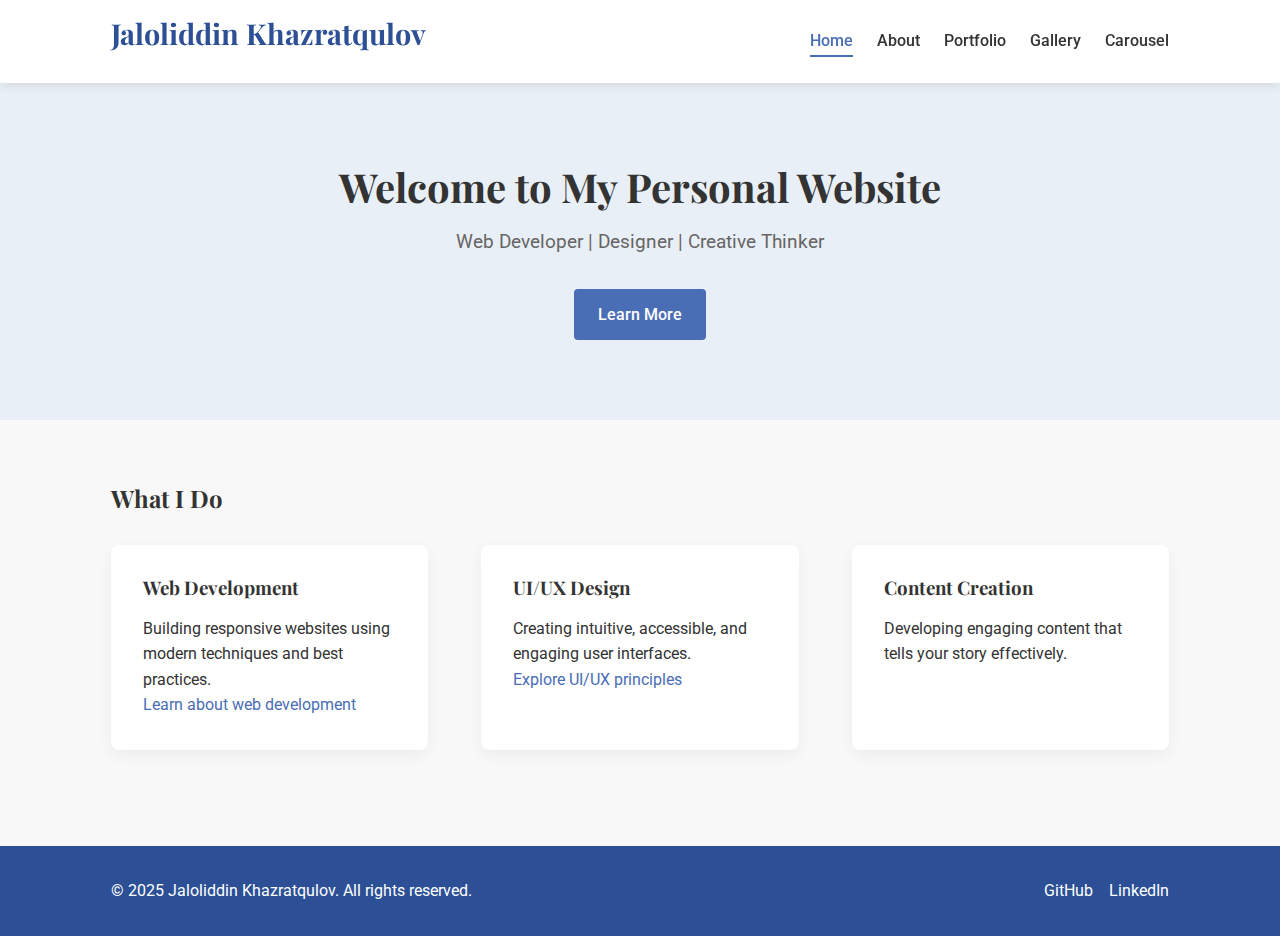
<file: index.html>
<!DOCTYPE html>
<html lang="en">
<head>
    <meta charset="UTF-8">
    <meta name="viewport" content="width=device-width, initial-scale=1.0">
    <meta name="description" content="Personal website of Jaloliddin Khazratqulov - Web Developer and Designer">
    <meta name="keywords" content="web development, portfolio, personal website, HTML, CSS, JavaScript">
    <meta name="author" content="Jaloliddin Khazratqulov">
    <title>Home | Jaloliddin Khazratqulov</title>
    <link rel="stylesheet" href="css/styles.css">
    <!-- Google Fonts -->
    <link href="https://fonts.googleapis.com/css2?family=Roboto:wght@300;400;700&family=Playfair+Display:wght@400;700&display=swap" rel="stylesheet">
</head>
<body>
    <header>
        <div class="container">
            <h1 class="logo">Jaloliddin Khazratqulov</h1>
            <nav>
                <ul class="nav-menu">
                    <li><a href="index.html" class="active">Home</a></li>
                    <li><a href="about.html">About</a></li>
                    <li><a href="portfolio.html">Portfolio</a></li>
                    <li><a href="gallery.html">Gallery</a></li>
                    <li><a href="carousel.html">Carousel</a></li>
                </ul>
            </nav>
        </div>
    </header>

    <main>
        <section class="hero">
            <div class="container">
                <h2>Welcome to My Personal Website</h2>
                <p>Web Developer | Designer | Creative Thinker</p>
                <a href="about.html" class="btn">Learn More</a>
            </div>
        </section>

        <section class="summary">
            <div class="container">
                <h2>What I Do</h2>
                <div class="services">
                    <article>
                        <h3>Web Development</h3>
                        <p>Building responsive websites using modern techniques and best practices.</p>
                        <a href="https://developer.mozilla.org" target="_blank" rel="noopener">Learn about web development</a>
                    </article>
                    <article>
                        <h3>UI/UX Design</h3>
                        <p>Creating intuitive, accessible, and engaging user interfaces.</p>
                        <a href="https://www.interaction-design.org" target="_blank" rel="noopener">Explore UI/UX principles</a>
                    </article>
                    <article>
                        <h3>Content Creation</h3>
                        <p>Developing engaging content that tells your story effectively.</p>
                    </article>
                </div>
            </div>
        </section>
    </main>

    <footer>
        <div class="container">
            <p>&copy; 2025 Jaloliddin Khazratqulov. All rights reserved.</p>
            <ul class="social-links">
                <li><a href="https://github.com/jshavkatovich" target="_blank" rel="noopener">GitHub</a></li>
                <li><a href="https://linkedin.com" target="_blank" rel="noopener">LinkedIn</a></li>
            </ul>
        </div>
    </footer>
</body>
</html>
</file>
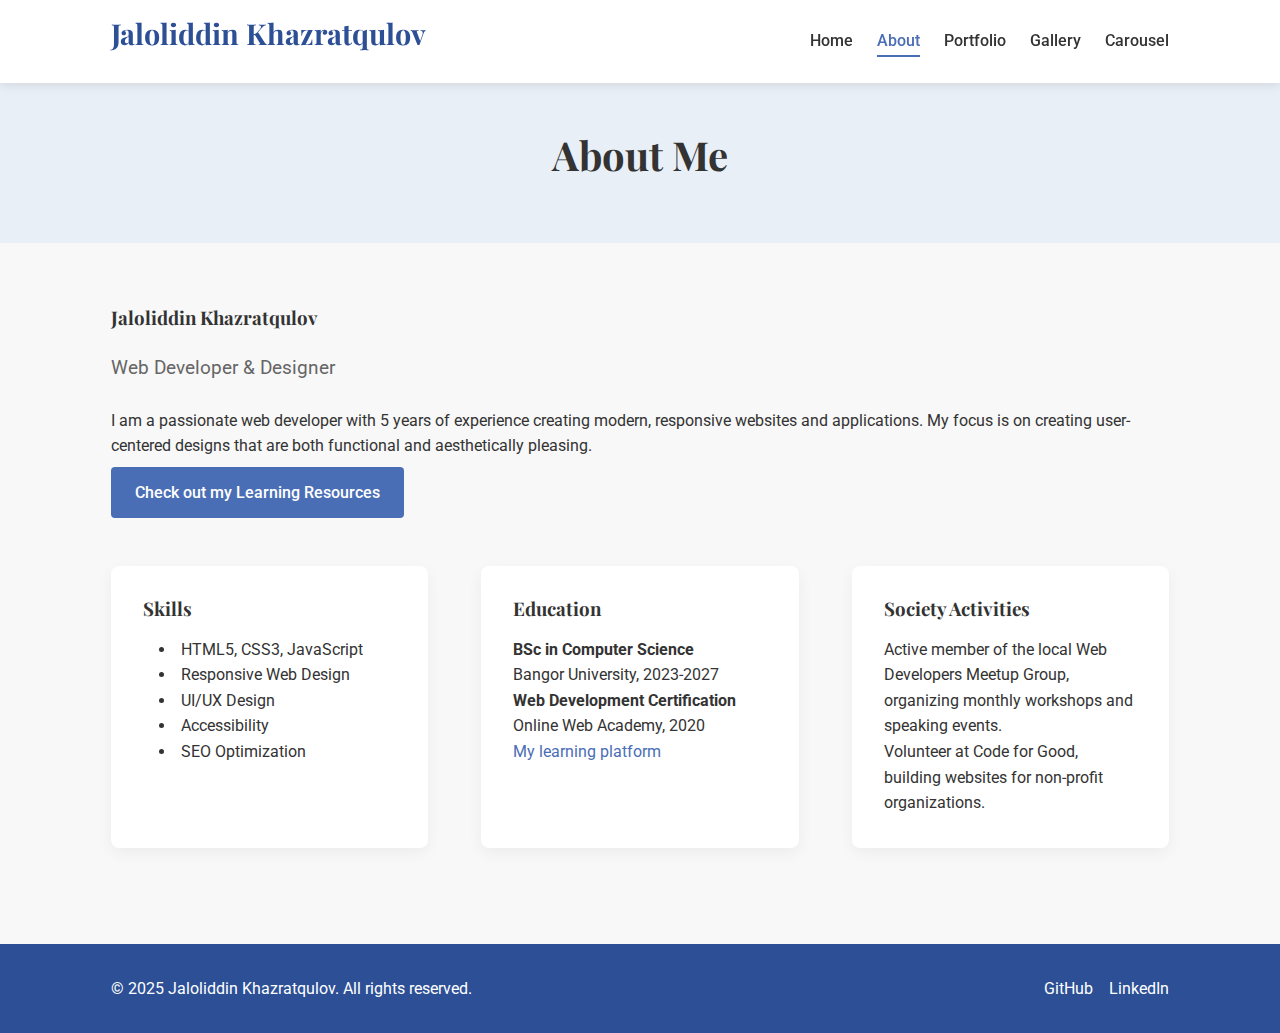
<file: about.html>
<!DOCTYPE html>
<html lang="en">
<head>
    <meta charset="UTF-8">
    <meta name="viewport" content="width=device-width, initial-scale=1.0">
    <meta name="description" content="About Jaloliddin Khazratqulov - Background, skills, and achievements">
    <meta name="keywords" content="about, skills, education, experience, web developer">
    <meta name="author" content="Jaloliddin Khazratqulov">
    <title>About | Jaloliddin Khazratqulov</title>
    <link rel="stylesheet" href="css/styles.css">
    <!-- Google Fonts -->
    <link href="https://fonts.googleapis.com/css2?family=Roboto:wght@300;400;700&family=Playfair+Display:wght@400;700&display=swap" rel="stylesheet">
</head>
<body>
    <header>
        <div class="container">
            <h1 class="logo">Jaloliddin Khazratqulov</h1>
            <nav>
                <ul class="nav-menu">
                    <li><a href="index.html">Home</a></li>
                    <li><a href="about.html" class="active">About</a></li>
                    <li><a href="portfolio.html">Portfolio</a></li>
                    <li><a href="gallery.html">Gallery</a></li>
                    <li><a href="carousel.html">Carousel</a></li>
                </ul>
            </nav>
        </div>
    </header>

    <main>
        <section class="page-header">
            <div class="container">
                <h2>About Me</h2>
            </div>
        </section>

        <section class="about-content">
            <div class="container">
                <div class="profile">

                    <div class="profile-info">
                        <h3>Jaloliddin Khazratqulov</h3>
                        <p class="tagline">Web Developer & Designer</p>
                        <p>I am a passionate web developer with 5 years of experience creating modern, responsive websites and applications. My focus is on creating user-centered designs that are both functional and aesthetically pleasing.</p>
                        <a href="https://www.freecodecamp.org/" target="_blank" rel="noopener" class="btn">Check out my Learning Resources</a>
                    </div>
                </div>

                <div class="about-sections">
                    <article>
                        <h3>Skills</h3>
                        <ul class="skills-list">
                            <li>HTML5, CSS3, JavaScript</li>
                            <li>Responsive Web Design</li>
                            <li>UI/UX Design</li>
                            <li>Accessibility</li>
                            <li>SEO Optimization</li>
                        </ul>
                    </article>
                    
                    <article>
                        <h3>Education</h3>
                        <p><strong>BSc in Computer Science</strong></p>
                        <p>Bangor University, 2023-2027</p>
                        <p><strong>Web Development Certification</strong></p>
                        <p>Online Web Academy, 2020</p>
                        <a href="https://www.coursera.org/" target="_blank" rel="noopener">My learning platform</a>
                    </article>
                    
                    <article>
                        <h3>Society Activities</h3>
                        <p>Active member of the local Web Developers Meetup Group, organizing monthly workshops and speaking events.</p>
                        <p>Volunteer at Code for Good, building websites for non-profit organizations.</p>
                    </article>
                </div>
            </div>
        </section>
    </main>

    <footer>
        <div class="container">
            <p>&copy; 2025 Jaloliddin Khazratqulov. All rights reserved.</p>
            <ul class="social-links">
                <li><a href="https://github.com/jshavkatovich" target="_blank" rel="noopener">GitHub</a></li>
                <li><a href="https://linkedin.com" target="_blank" rel="noopener">LinkedIn</a></li>
            </ul>
        </div>
    </footer>
</body>
</html>
</file>
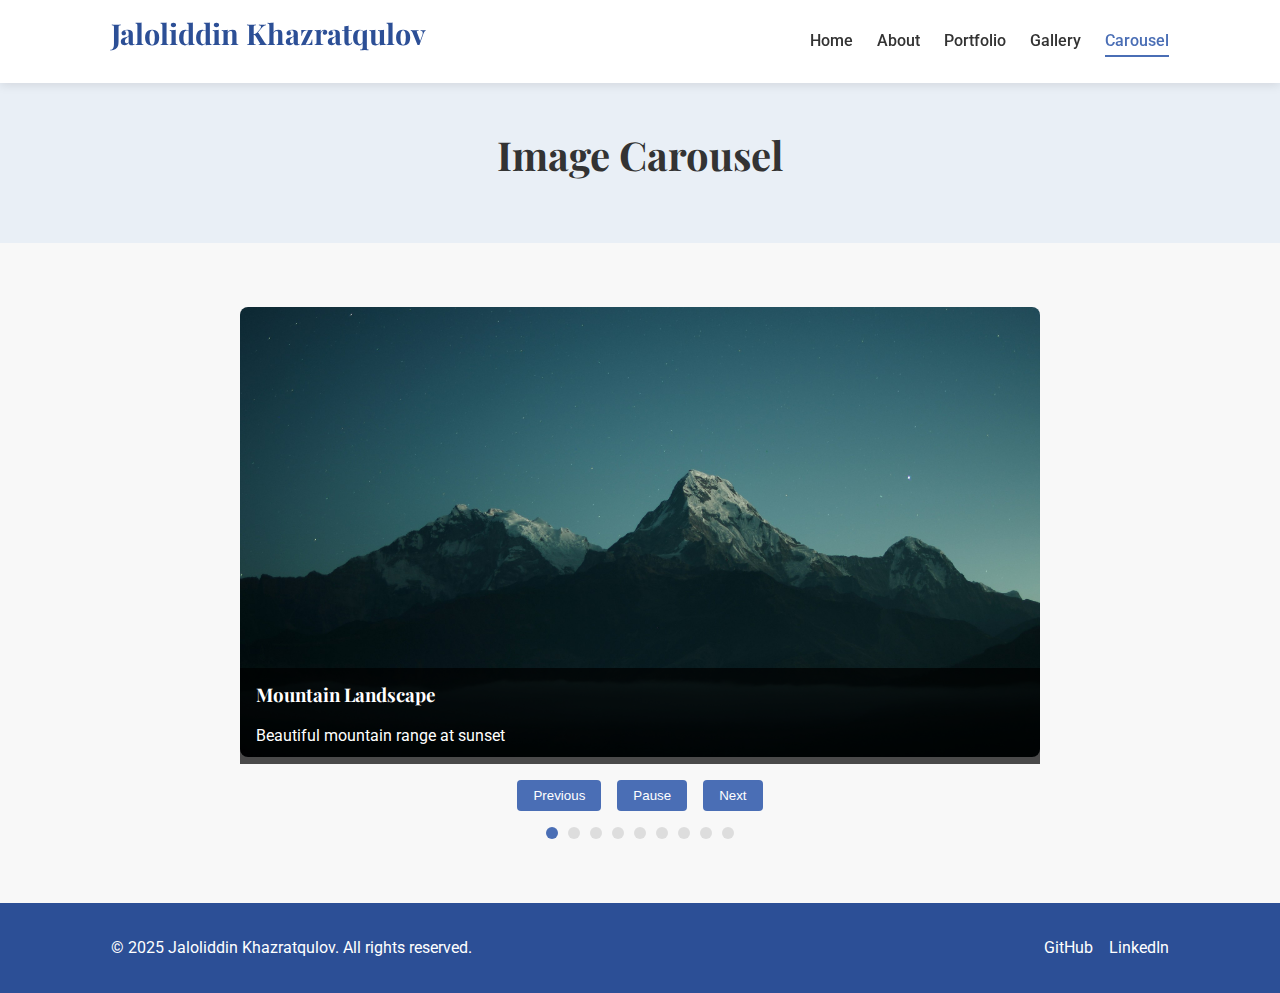
<file: carousel.html>
<!DOCTYPE html>
<html lang="en">
<head>
    <meta charset="UTF-8">
    <meta name="viewport" content="width=device-width, initial-scale=1.0">
    <meta name="description" content="Interactive image carousel showcasing photography work">
    <meta name="keywords" content="carousel, slideshow, images, photography">
    <meta name="author" content="Jaloliddin Khazratqulov">
    <title>Carousel | Jaloliddin Khazratqulov</title>
    <link rel="stylesheet" href="css/styles.css">
    <!-- Google Fonts -->
    <link href="https://fonts.googleapis.com/css2?family=Roboto:wght@300;400;700&family=Playfair+Display:wght@400;700&display=swap" rel="stylesheet">
</head>
<body>
    <header>
        <div class="container">
            <h1 class="logo">Jaloliddin Khazratqulov</h1>
            <nav>
                <ul class="nav-menu">
                    <li><a href="index.html">Home</a></li>
                    <li><a href="about.html">About</a></li>
                    <li><a href="portfolio.html">Portfolio</a></li>
                    <li><a href="gallery.html">Gallery</a></li>
                    <li><a href="carousel.html" class="active">Carousel</a></li>
                </ul>
            </nav>
        </div>
    </header>

    <main>
        <section class="page-header">
            <div class="container">
                <h2>Image Carousel</h2>
            </div>
        </section>

        <section class="carousel-section">
            <div class="container">
                <p id="carousel-loading">Loading carousel...</p>
                <div id="carousel-container" class="carousel-container">
                    <!-- Carousel will be dynamically inserted here via JavaScript -->
                </div>

                <noscript>
                    <p class="error-message">This carousel requires JavaScript to be enabled in your browser.</p>
                </noscript>
            </div>
        </section>
    </main>

    <footer>
        <div class="container">
            <p>&copy; 2025 Jaloliddin Khazratqulov. All rights reserved.</p>
            <ul class="social-links">
                <li><a href="https://github.com/jshavkatovich" target="_blank" rel="noopener">GitHub</a></li>
                <li><a href="https://linkedin.com" target="_blank" rel="noopener">LinkedIn</a></li>
            </ul>
        </div>
    </footer>

    <script src="js/carousel.js"></script>
</body>
</html>
</file>
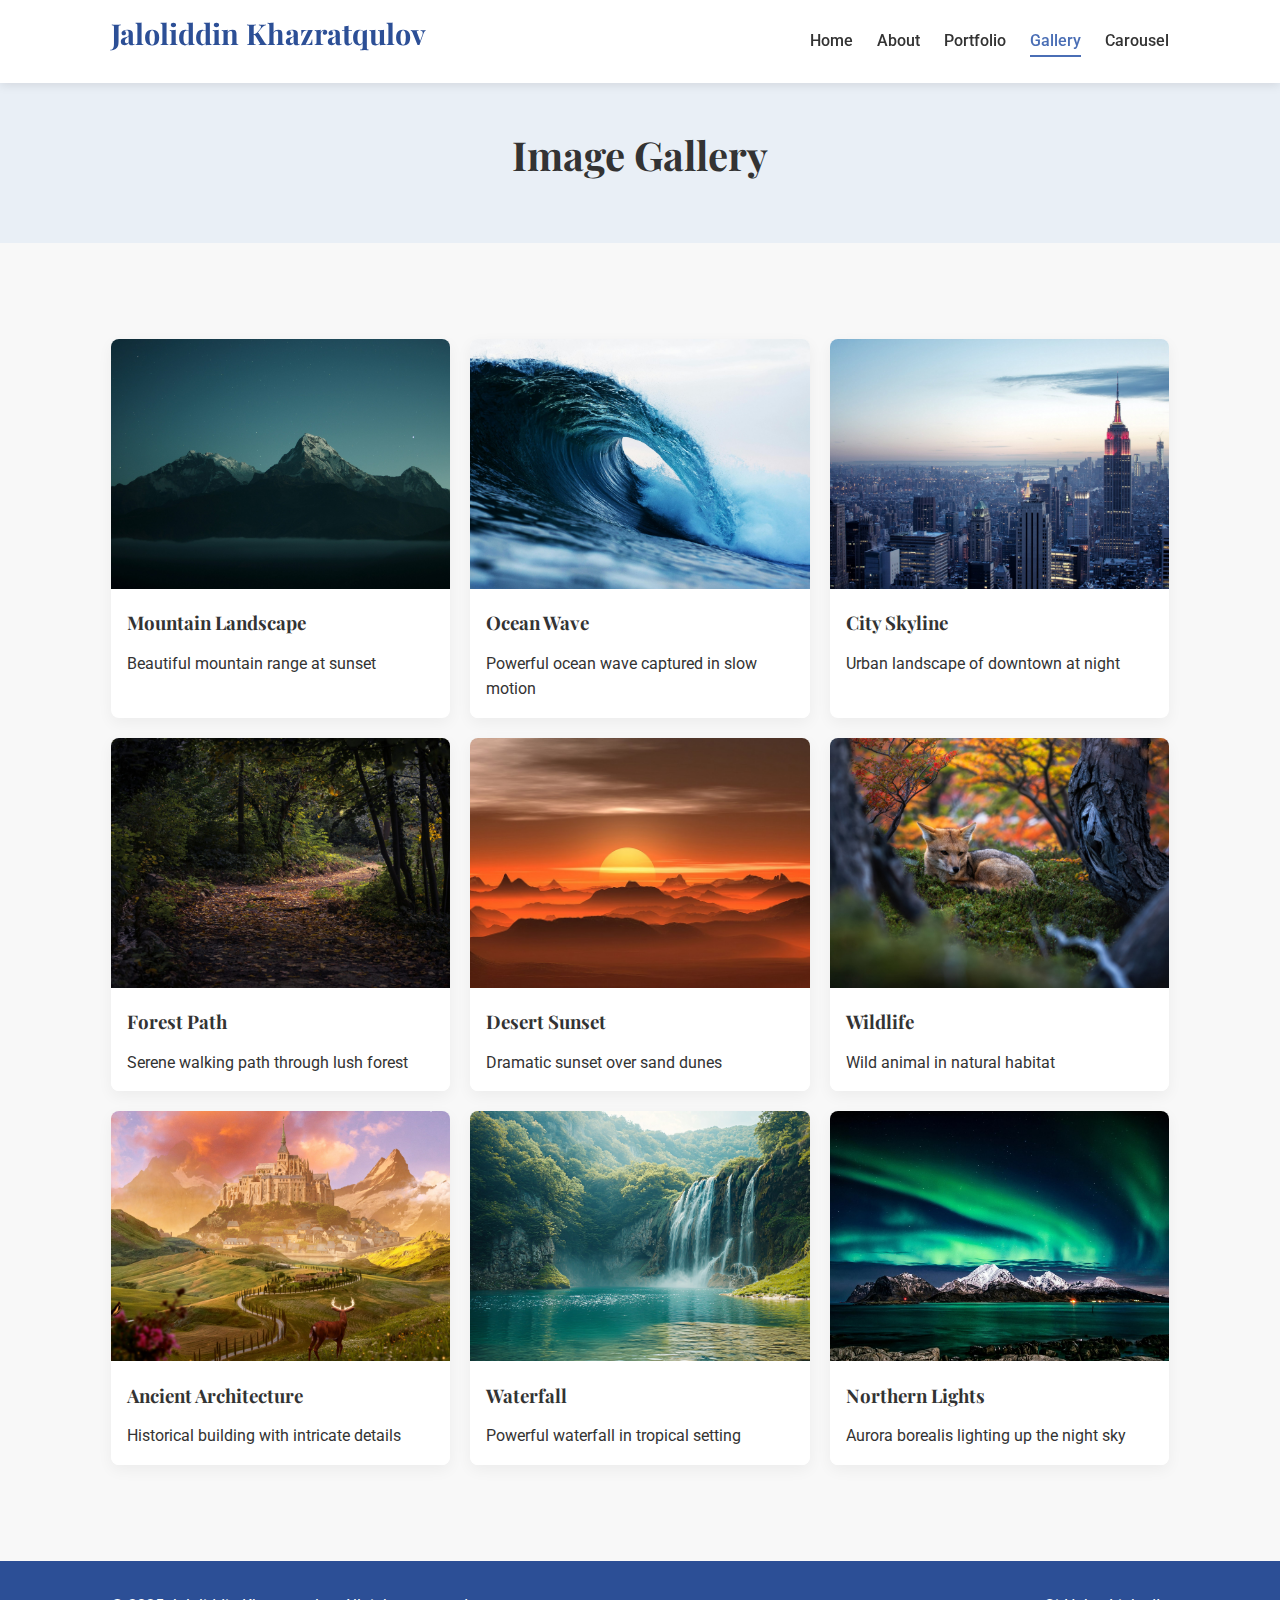
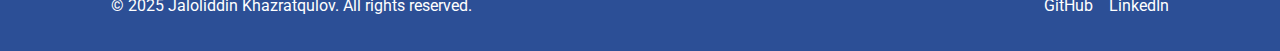
<file: gallery.html>
<!DOCTYPE html>
<html lang="en">
<head>
    <meta charset="UTF-8">
    <meta name="viewport" content="width=device-width, initial-scale=1.0">
    <meta name="description" content="Image gallery showcasing photography work">
    <meta name="keywords" content="gallery, images, photography, portfolio">
    <meta name="author" content="Jaloliddin Khazratqulov">
    <title>Gallery | Jaloliddin Khazratqulov</title>
    <link rel="stylesheet" href="css/styles.css">
    <!-- Google Fonts -->
    <link href="https://fonts.googleapis.com/css2?family=Roboto:wght@300;400;700&family=Playfair+Display:wght@400;700&display=swap" rel="stylesheet">
</head>
<body>
    <header>
        <div class="container">
            <h1 class="logo">Jaloliddin Khazratqulov</h1>
            <nav>
                <ul class="nav-menu">
                    <li><a href="index.html">Home</a></li>
                    <li><a href="about.html">About</a></li>
                    <li><a href="portfolio.html">Portfolio</a></li>
                    <li><a href="gallery.html" class="active">Gallery</a></li>
                    <li><a href="carousel.html">Carousel</a></li>
                </ul>
            </nav>
        </div>
    </header>

    <main>
        <section class="page-header">
            <div class="container">
                <h2>Image Gallery</h2>
            </div>
        </section>

        <section class="gallery-section">
            <div class="container">
                <p id="loading-message">Loading gallery...</p>
                <div id="gallery-container" class="gallery-container">
                    <!-- Gallery items will be dynamically inserted here via JavaScript -->
                </div>
                
                <noscript>
                    <p class="error-message">This gallery requires JavaScript to be enabled in your browser.</p>
                </noscript>
            </div>
        </section>
    </main>

    <footer>
        <div class="container">
            <p>&copy; 2025 Jaloliddin Khazratqulov. All rights reserved.</p>
            <ul class="social-links">
                <li><a href="https://github.com/jshavkatovich" target="_blank" rel="noopener">GitHub</a></li>
                <li><a href="https://linkedin.com" target="_blank" rel="noopener">LinkedIn</a></li>
            </ul>
        </div>
    </footer>
    
    <script src="js/gallery.js"></script>
</body>
</html>
</file>
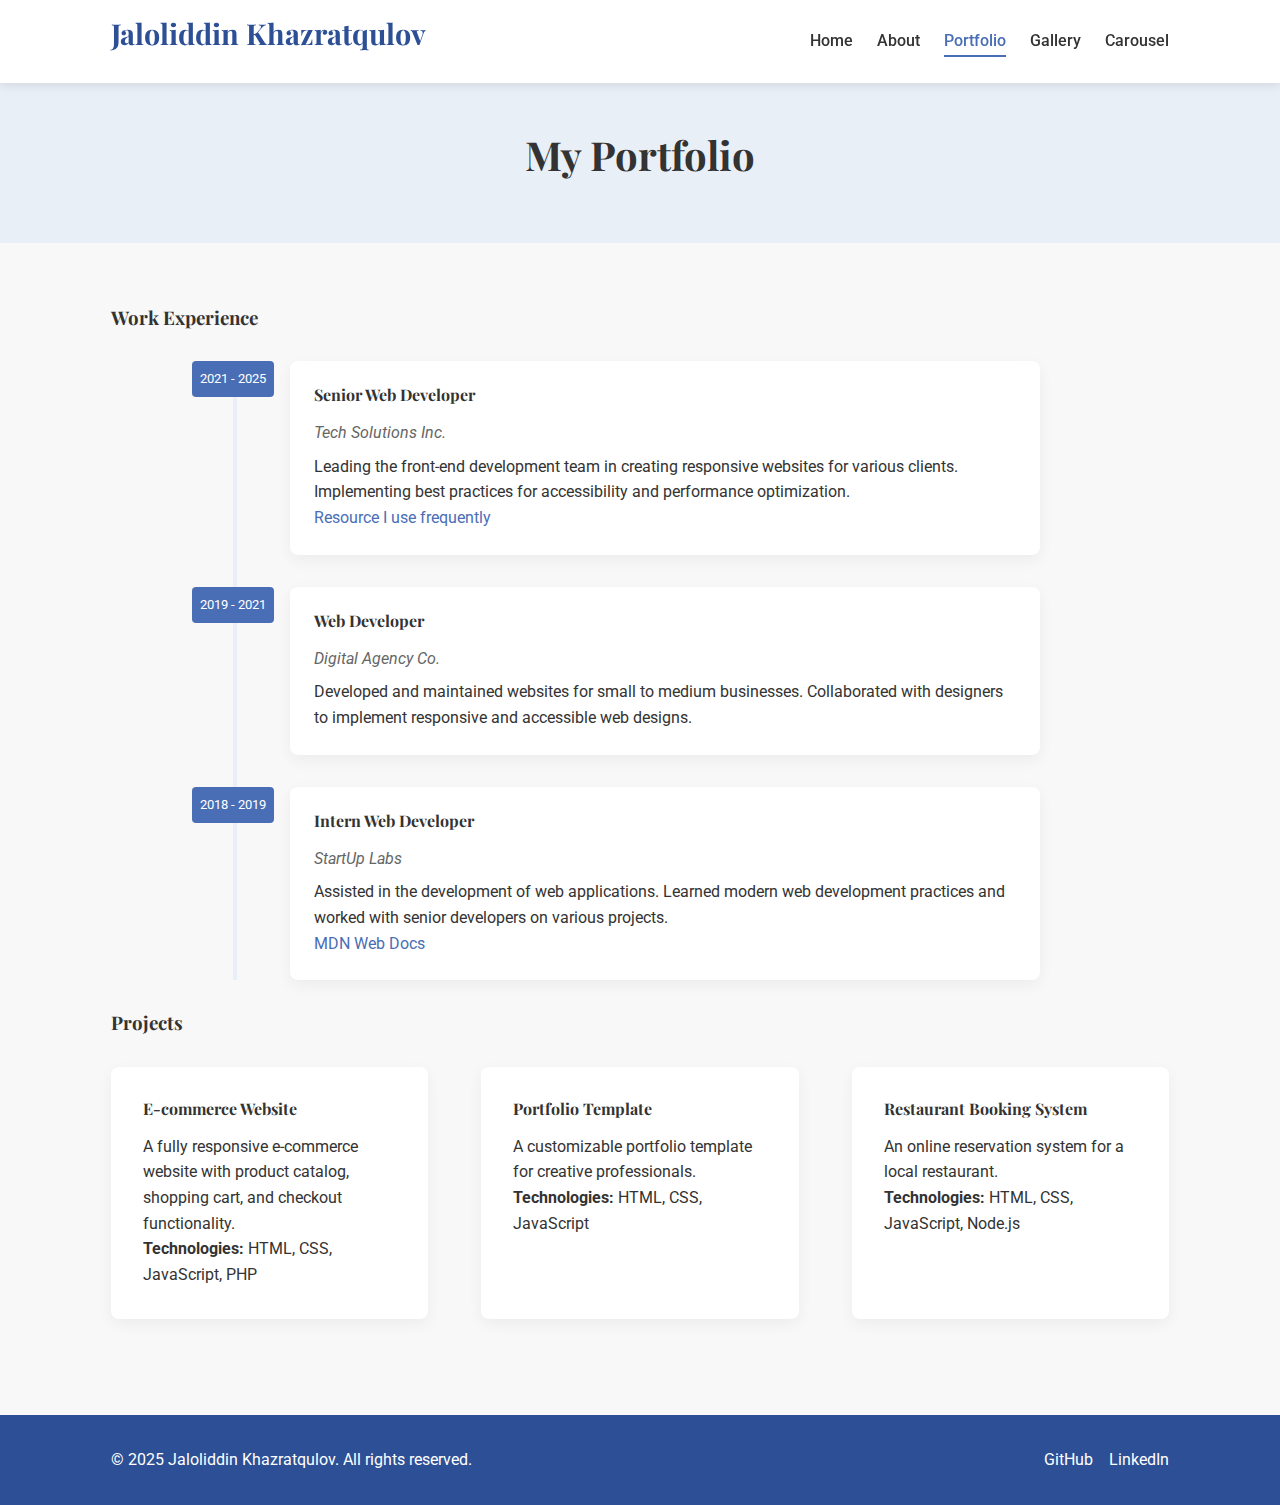
<file: portfolio.html>
<!DOCTYPE html>
<html lang="en">
<head>
    <meta charset="UTF-8">
    <meta name="viewport" content="width=device-width, initial-scale=1.0">
    <meta name="description" content="Jaloliddin Khazratqulov's portfolio - Projects and work experiences">
    <meta name="keywords" content="portfolio, projects, web development, experience, CV">
    <meta name="author" content="Jaloliddin Khazratqulov">
    <title>Portfolio | Jaloliddin Khazratqulov</title>
    <link rel="stylesheet" href="css/styles.css">
    <!-- Google Fonts -->
    <link href="https://fonts.googleapis.com/css2?family=Roboto:wght@300;400;700&family=Playfair+Display:wght@400;700&display=swap" rel="stylesheet">
</head>
<body>
    <header>
        <div class="container">
            <h1 class="logo">Jaloliddin Khazratqulov</h1>
            <nav>
                <ul class="nav-menu">
                    <li><a href="index.html">Home</a></li>
                    <li><a href="about.html">About</a></li>
                    <li><a href="portfolio.html" class="active">Portfolio</a></li>
                    <li><a href="gallery.html">Gallery</a></li>
                    <li><a href="carousel.html">Carousel</a></li>
                </ul>
            </nav>
        </div>
    </header>

    <main>
        <section class="page-header">
            <div class="container">
                <h2>My Portfolio</h2>
            </div>
        </section>

        <section class="portfolio-content">
            <div class="container">
                <h3>Work Experience</h3>
                <div class="timeline">
                    <div class="timeline-item">
                        <div class="timeline-date">2021 - 2025</div>
                        <div class="timeline-content">
                            <h4>Senior Web Developer</h4>
                            <p class="company">Tech Solutions Inc.</p>
                            <p>Leading the front-end development team in creating responsive websites for various clients. Implementing best practices for accessibility and performance optimization.</p>
                            <a href="https://css-tricks.com/" target="_blank" rel="noopener">Resource I use frequently</a>
                        </div>
                    </div>
                    
                    <div class="timeline-item">
                        <div class="timeline-date">2019 - 2021</div>
                        <div class="timeline-content">
                            <h4>Web Developer</h4>
                            <p class="company">Digital Agency Co.</p>
                            <p>Developed and maintained websites for small to medium businesses. Collaborated with designers to implement responsive and accessible web designs.</p>
                        </div>
                    </div>
                    
                    <div class="timeline-item">
                        <div class="timeline-date">2018 - 2019</div>
                        <div class="timeline-content">
                            <h4>Intern Web Developer</h4>
                            <p class="company">StartUp Labs</p>
                            <p>Assisted in the development of web applications. Learned modern web development practices and worked with senior developers on various projects.</p>
                            <a href="https://developer.mozilla.org" target="_blank" rel="noopener">MDN Web Docs</a>
                        </div>
                    </div>
                </div>
                
                <h3>Projects</h3>
                <div class="projects">
                    <div class="project-item">
                        <h4>E-commerce Website</h4>
                        <p>A fully responsive e-commerce website with product catalog, shopping cart, and checkout functionality.</p>
                        <p><strong>Technologies:</strong> HTML, CSS, JavaScript, PHP</p>
                    </div>
                    
                    <div class="project-item">
                        <h4>Portfolio Template</h4>
                        <p>A customizable portfolio template for creative professionals.</p>
                        <p><strong>Technologies:</strong> HTML, CSS, JavaScript</p>
                    </div>
                    
                    <div class="project-item">
                        <h4>Restaurant Booking System</h4>
                        <p>An online reservation system for a local restaurant.</p>
                        <p><strong>Technologies:</strong> HTML, CSS, JavaScript, Node.js</p>
                    </div>
                </div>
            </div>
        </section>
    </main>

    <footer>
        <div class="container">
            <p>&copy; 2025 Jaloliddin Khazratqulov. All rights reserved.</p>
            <ul class="social-links">
                <li><a href="https://github.com/jshavkatovich" target="_blank" rel="noopener">GitHub</a></li>
                <li><a href="https://linkedin.com" target="_blank" rel="noopener">LinkedIn</a></li>
            </ul>
        </div>
    </footer>
</body>
</html>
</file>
<file: css/styles.css>
/* Base Styles and Reset */
* {
    margin: 0;
    padding: 0;
    box-sizing: border-box;
}

body {
    font-family: 'Roboto', sans-serif;
    line-height: 1.6;
    color: #333;
    background-color: #f8f8f8;
    min-height: 100dvh;
}

.container {
    width: 85%;
    max-width: 1200px;
    margin: 0 auto;
    padding: 0 15px;
}

img {
    max-width: 100%;
    height: auto;
}

/* Typography */
h1, h2, h3, h4 {
    font-family: 'Playfair Display', serif;
    margin-bottom: 1rem;
    line-height: 1.2;
}

a {
    text-decoration: none;
    color: #4a6eb5;
    transition: color 0.3s ease;
}

a:hover {
    color: #2c4f96;
}

.btn {
    display: inline-block;
    background-color: #4a6eb5;
    color: white;
    padding: 0.8em 1.5em;
    border-radius: 4px;
    font-weight: 500;
    transition: all 0.3s ease;
}

.btn:hover {
    background-color: #2c4f96;
    color: white;
    transform: translateY(-2px);
}

/* Header and Navigation */
header {
    position: sticky;
    top: 0;
    background-color: white;
    box-shadow: 0 2px 10px rgba(0, 0, 0, 0.1);
    position: sticky;
    top: 0;
    z-index: 100;
}

header .container {
    display: flex;
    justify-content: space-between;
    align-items: center;
    padding: 1rem 15px;
}

.logo {
    font-size: 1.8rem;
    font-weight: 700;
    color: #2c4f96;
}

.nav-menu {
    display: flex;
    list-style: none;
}

.nav-menu li {
    margin-left: 1.5rem;
}

.nav-menu a {
    color: #333;
    font-weight: 500;
    padding-bottom: 5px;
    border-bottom: 2px solid transparent;
}

.nav-menu a:hover, .nav-menu a.active {
    border-bottom: 2px solid #4a6eb5;
    color: #4a6eb5;
}

/* Hero Section */
.hero {
    padding: 5rem 0;
    background-color: #e9eff6;
    text-align: center;
}

.hero h2 {
    font-size: 2.5rem;
    margin-bottom: 1rem;
}

.hero p {
    font-size: 1.2rem;
    margin-bottom: 2rem;
    color: #666;
}

/* Page Header */
.page-header {
    background-color: #e9eff6;
    padding: 3rem 0;
    text-align: center;
}

.page-header h2 {
    font-size: 2.5rem;
    margin-bottom: 1rem;
}

/* Content Sections */
section {
    padding: 4rem 0;
}

/* Services */
.services {
    display: flex;
    flex-wrap: wrap;
    justify-content: space-between;
    margin-top: 2rem;
}

.services article {
    flex-basis: 30%;
    margin-bottom: 2rem;
    background-color: white;
    padding: 2rem;
    border-radius: 8px;
    box-shadow: 0 5px 15px rgba(0, 0, 0, 0.05);
}

/* About Page */
.profile {
    display: flex;
    flex-wrap: wrap;
    margin-bottom: 3rem;
    align-items: center;
}

.profile-photo {
    flex: 1;
    min-width: 300px;
    margin-right: 2rem;
    margin-bottom: 1rem;
}

.profile-info {
    flex: 2;
    display: grid;
    justify-items: start;
    gap: .5rem;
    min-width: 300px;
}

.profile-photo img {
    border-radius: 8px;
    box-shadow: 0 5px 15px rgba(0, 0, 0, 0.1);
}

.tagline {
    font-size: 1.2rem;
    color: #666;
    margin-bottom: 1rem;
}

.about-sections {
    display: flex;
    flex-wrap: wrap;
    justify-content: space-between;
}

.about-sections article {
    flex-basis: 30%;
    margin-bottom: 2rem;
    background-color: white;
    padding: 2rem;
    border-radius: 8px;
    box-shadow: 0 5px 15px rgba(0, 0, 0, 0.05);
}

.skills-list {
    list-style-position: inside;
    margin-left: 1rem;
}

/* Portfolio Page */
.timeline {
    position: relative;
    max-width: 800px;
    margin: 2rem auto;
}

.timeline::after {
    content: '';
    position: absolute;
    width: 4px;
    background-color: #e9eff6;
    top: 0;
    bottom: 0;
    left: calc(-6% + 41px);
}

.timeline-item {
    position: relative;
    margin-bottom: 2rem;
    padding-left: 50px;
}

.timeline-date {
    position: absolute;
    width: fit-content;
    left: -6%;
    background-color: #4a6eb5;
    color: white;
    padding: 0.5rem;
    text-align: center;
    border-radius: 4px;
    z-index: 1;
    font-size: 0.8rem;
}

.timeline-content {
    background-color: white;
    padding: 1.5rem;
    border-radius: 8px;
    box-shadow: 0 5px 15px rgba(0, 0, 0, 0.05);
}

.company {
    color: #666;
    font-style: italic;
    margin-bottom: 0.5rem;
}

.projects {
    display: flex;
    flex-wrap: wrap;
    justify-content: space-between;
    margin-top: 2rem;
}

.project-item {
    flex-basis: 30%;
    margin-bottom: 2rem;
    background-color: white;
    padding: 2rem;
    border-radius: 8px;
    box-shadow: 0 5px 15px rgba(0, 0, 0, 0.05);
}

/* Gallery Styles */
.gallery-container {
    display: grid;
    grid-template-columns: repeat(3, 1fr);
    gap: 20px;
    margin: 2rem 0;
}

.gallery-item {
    position: relative;
    overflow: hidden;
    border-radius: 8px;
    box-shadow: 0 5px 15px rgba(0, 0, 0, 0.05);
    background-color: white;
}

.gallery-item img {
    width: 100%;
    height: 250px;
    object-fit: cover;
    transition: transform 0.3s ease;
}

.gallery-item:hover img {
    transform: scale(1.05);
}

.gallery-caption {
    padding: 1rem;
    background-color: white;
}

/* Lightbox */
.lightbox {
    position: fixed;
    top: 0;
    left: 0;
    width: 100%;
    height: 100%;
    background-color: rgba(0, 0, 0, 0.9);
    display: flex;
    justify-content: center;
    align-items: center;
    z-index: 1000;
}

.lightbox-content {
    position: relative;
    max-width: 80%;
    max-height: 80%;
}

.lightbox img {
    max-width: 100%;
    max-height: 80vh;
    border: 5px solid white;
}

.lightbox-close {
    position: absolute;
    top: -40px;
    right: 0;
    font-size: 30px;
    color: white;
    background: none;
    border: none;
    cursor: pointer;
}

.lightbox-caption {
    color: white;
    text-align: center;
    padding: 1rem;
}

/* Carousel Styles */
.carousel-container {
    position: relative;
    max-width: 800px;
    margin: 0 auto;
    overflow: hidden;
}

.carousel-slides {
    position: relative;
}

.carousel-slide {
    display: none;
}

.carousel-slide.active {
    display: block;
}

.carousel-slide img {
    width: 100%;
    height: 450px;
    object-fit: cover;
    border-radius: 8px;
}

.carousel-caption {
    background-color: rgba(0, 0, 0, 0.7);
    color: white;
    padding: 1rem;
    position: absolute;
    bottom: 0;
    width: 100%;
}

.carousel-controls {
    display: flex;
    justify-content: center;
    margin-top: 1rem;
}

.carousel-controls button {
    background-color: #4a6eb5;
    color: white;
    border: none;
    padding: 0.5rem 1rem;
    margin: 0 0.5rem;
    border-radius: 4px;
    cursor: pointer;
    transition: background-color 0.3s ease;
}

.carousel-controls button:hover {
    background-color: #2c4f96;
}

.carousel-indicators {
    display: flex;
    justify-content: center;
    margin-top: 1rem;
}

.carousel-indicator {
    width: 12px;
    height: 12px;
    background-color: #ddd;
    border-radius: 50%;
    margin: 0 5px;
    cursor: pointer;
}

.carousel-indicator.active {
    background-color: #4a6eb5;
}

/* Loading and Error Messages */
#loading-message, #carousel-loading {
    text-align: center;
    padding: 2rem;
    font-style: italic;
    color: #666;
}

.error-message {
    color: #d9534f;
    text-align: center;
    padding: 1rem;
    background-color: #f9f2f2;
    border-radius: 4px;
    margin: 1rem 0;
}

/* Footer */
footer {
    background-color: #2c4f96;
    color: white;
    padding: 2rem 0;
}

footer .container {
    display: flex;
    justify-content: space-between;
    align-items: center;
}

.social-links {
    display: flex;
    list-style: none;
}

.social-links li {
    margin-left: 1rem;
}

.social-links a {
    color: white;
}

.social-links a:hover {
    text-decoration: underline;
}

/* Responsive Design */
@media (max-width: 768px) {
    .services article, .about-sections article, .project-item {
        flex-basis: 48%;
    }
    
    .gallery-container {
        grid-template-columns: repeat(2, 1fr);
    }
    
    header .container {
        flex-direction: column;
    }
    
    .nav-menu {
        margin-top: 1rem;
    }
    
    .nav-menu li {
        margin: 0 0.75rem;
    }
    
    .profile {
        flex-direction: column;
    }
    
    .profile-photo {
        margin-right: 0;
        margin-bottom: 2rem;
    }
}

@media (max-width: 576px) {
    .services article, .about-sections article, .project-item {
        flex-basis: 100%;
    }
    
    .gallery-container {
        grid-template-columns: 1fr;
    }
    
    .nav-menu {
        flex-wrap: wrap;
        justify-content: center;
    }
    
    footer .container {
        flex-direction: column;
        text-align: center;
    }
    
    .social-links {
        margin-top: 1rem;
        justify-content: center;
    }
    
    .social-links li:first-child {
        margin-left: 0;
    }
}
</file>
